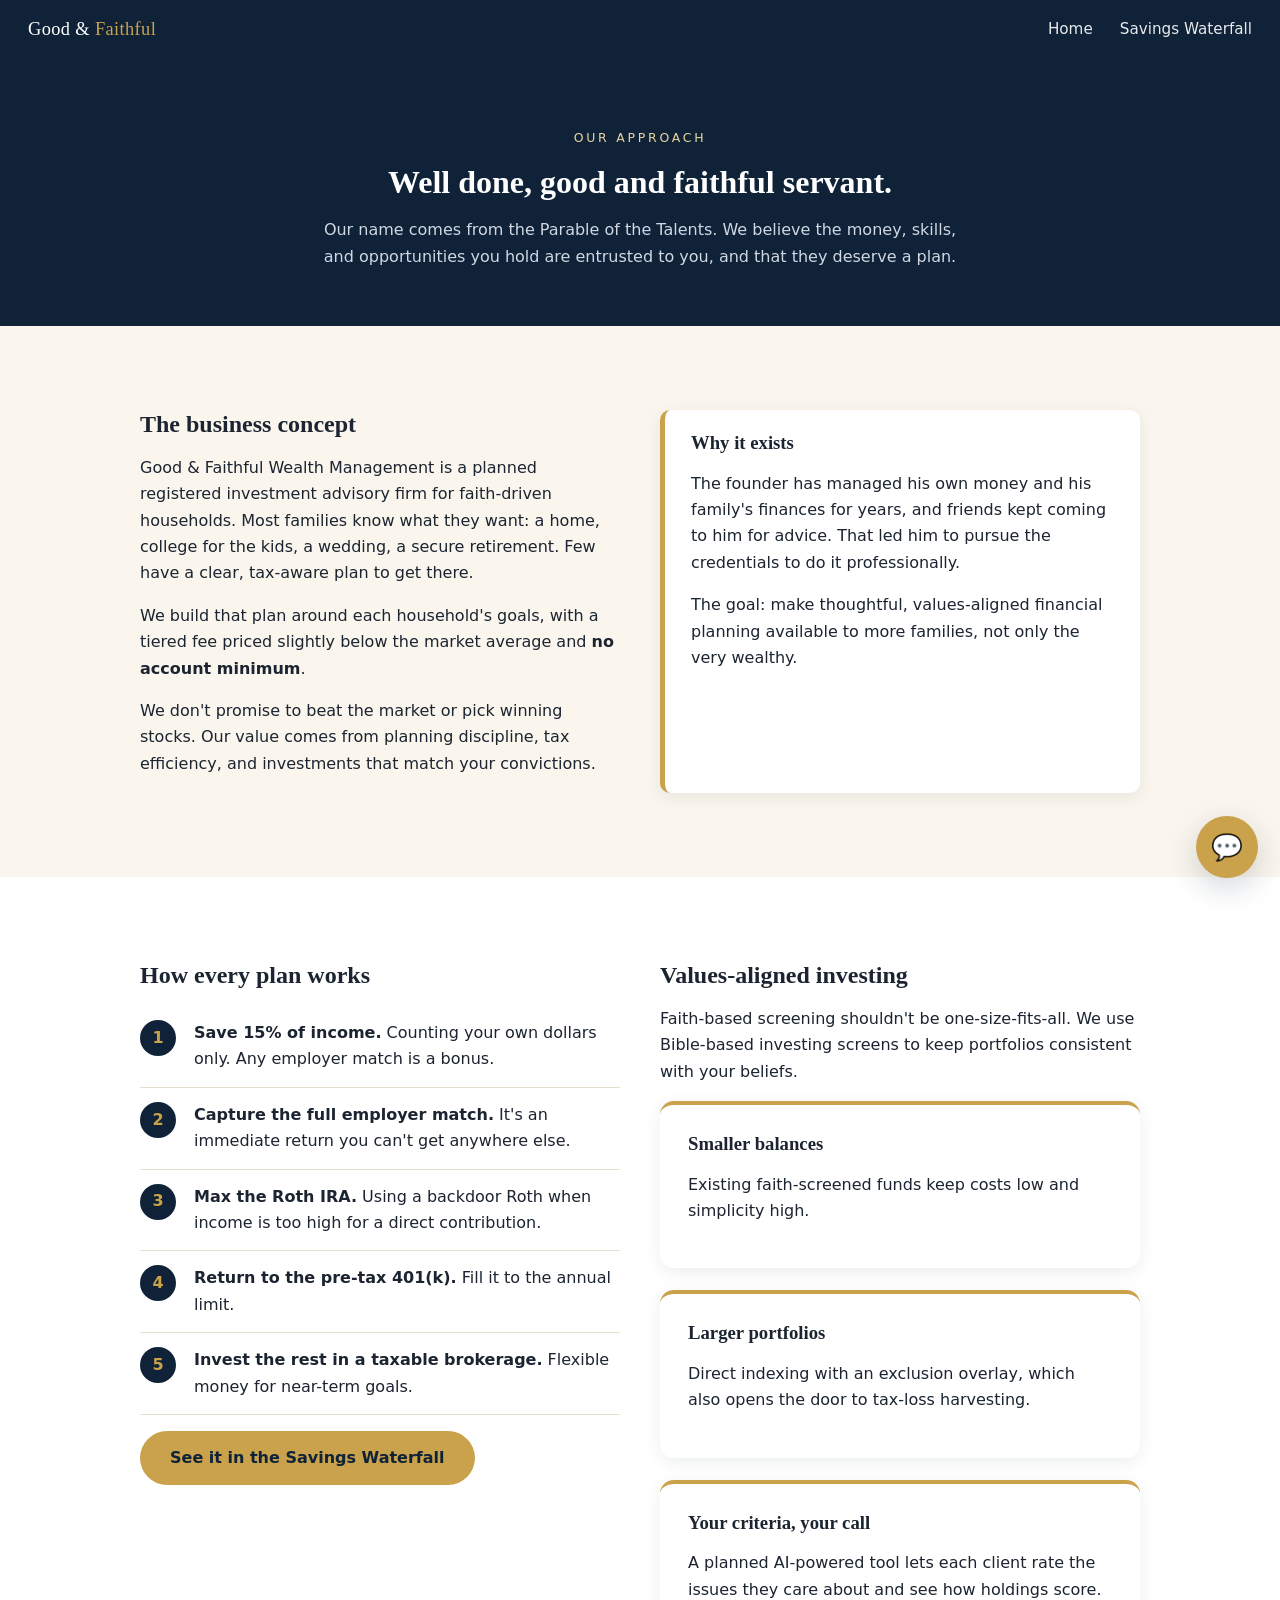
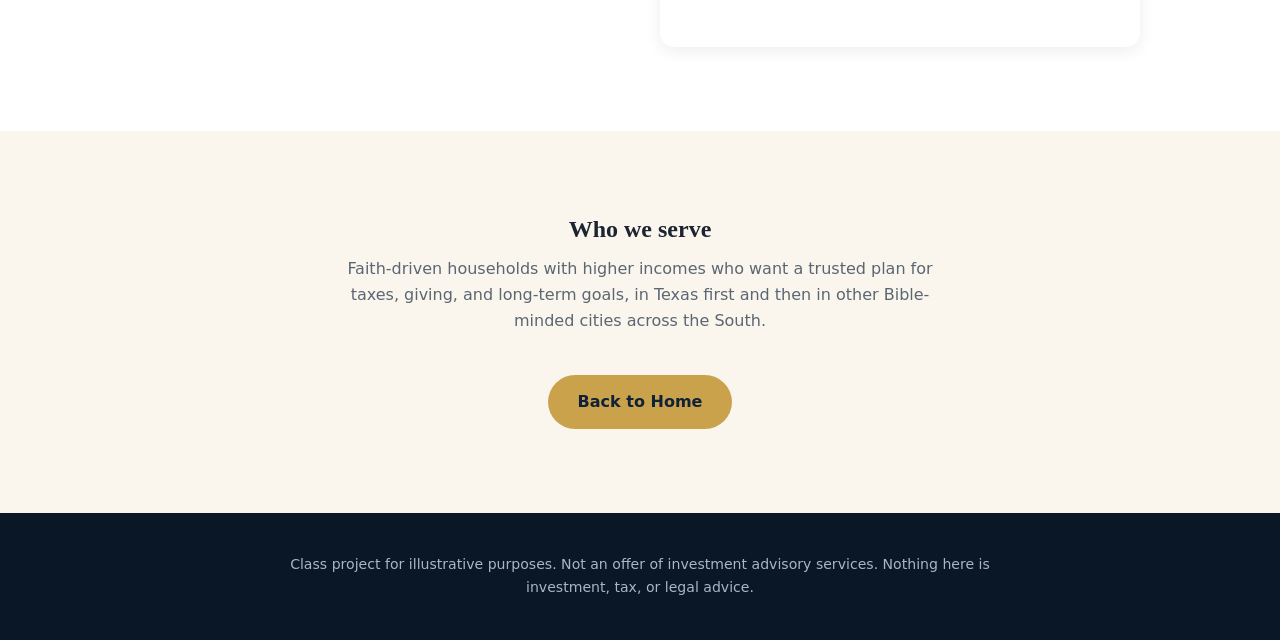
<file: about.html>
<!DOCTYPE html>
<html lang="en">
<head>
  <meta charset="UTF-8">
  <meta name="viewport" content="width=device-width, initial-scale=1">
  <title>Our Approach | Good &amp; Faithful Wealth Management</title>
  <link rel="stylesheet" href="style.css">
</head>
<body>

  <nav class="nav solid">
    <a class="brand" href="index.html">Good &amp; <span>Faithful</span></a>
    <div>
      <a class="link" href="index.html">Home</a>
      <a class="link" href="index.html#waterfall">Savings Waterfall</a>
    </div>
  </nav>

  <div class="page-hero">
    <div class="eyebrow">Our approach</div>
    <h1>Well done, good and faithful servant.</h1>
    <p>Our name comes from the Parable of the Talents. We believe the money, skills, and opportunities you hold are entrusted to you, and that they deserve a plan.</p>
  </div>

  <section>
    <div class="wrap two-col">
      <div>
        <h2>The business concept</h2>
        <p>Good &amp; Faithful Wealth Management is a planned registered investment advisory firm for faith-driven households. Most families know what they want: a home, college for the kids, a wedding, a secure retirement. Few have a clear, tax-aware plan to get there.</p>
        <p>We build that plan around each household's goals, with a tiered fee priced slightly below the market average and <strong>no account minimum</strong>.</p>
        <p>We don't promise to beat the market or pick winning stocks. Our value comes from planning discipline, tax efficiency, and investments that match your convictions.</p>
      </div>
      <div class="callout">
        <h3>Why it exists</h3>
        <p>The founder has managed his own money and his family's finances for years, and friends kept coming to him for advice. That led him to pursue the credentials to do it professionally.</p>
        <p style="margin-bottom:0">The goal: make thoughtful, values-aligned financial planning available to more families, not only the very wealthy.</p>
      </div>
    </div>
  </section>

  <section style="background:#fff">
    <div class="wrap two-col">
      <div>
        <h2>How every plan works</h2>
        <ol class="steps">
          <li><strong>Save 15% of income.</strong> Counting your own dollars only. Any employer match is a bonus.</li>
          <li><strong>Capture the full employer match.</strong> It's an immediate return you can't get anywhere else.</li>
          <li><strong>Max the Roth IRA.</strong> Using a backdoor Roth when income is too high for a direct contribution.</li>
          <li><strong>Return to the pre-tax 401(k).</strong> Fill it to the annual limit.</li>
          <li><strong>Invest the rest in a taxable brokerage.</strong> Flexible money for near-term goals.</li>
        </ol>
        <p><a class="btn" href="index.html#waterfall">See it in the Savings Waterfall</a></p>
      </div>
      <div>
        <h2>Values-aligned investing</h2>
        <p>Faith-based screening shouldn't be one-size-fits-all. We use Bible-based investing screens to keep portfolios consistent with your beliefs.</p>
        <div class="cards" style="grid-template-columns:1fr">
          <div class="card"><h3>Smaller balances</h3><p>Existing faith-screened funds keep costs low and simplicity high.</p></div>
          <div class="card"><h3>Larger portfolios</h3><p>Direct indexing with an exclusion overlay, which also opens the door to tax-loss harvesting.</p></div>
          <div class="card"><h3>Your criteria, your call</h3><p>A planned AI-powered tool lets each client rate the issues they care about and see how holdings score.</p></div>
        </div>
      </div>
    </div>
  </section>

  <section>
    <div class="wrap">
      <div class="section-title">
        <h2>Who we serve</h2>
        <p>Faith-driven households with higher incomes who want a trusted plan for taxes, giving, and long-term goals, in Texas first and then in other Bible-minded cities across the South.</p>
      </div>
      <div style="text-align:center">
        <a class="btn" href="index.html">Back to Home</a>
      </div>
    </div>
  </section>

  <footer>
    <div class="disc">
      Class project for illustrative purposes. Not an offer of investment advisory services. Nothing here is investment, tax, or legal advice.
    </div>
  </footer>

  <script src="chatbot.js"></script>
</body>
</html>
</file>
<file: style.css>
:root {
  --navy: #0f2238;
  --navy-2: #172f4a;
  --gold: #c9a24b;
  --gold-soft: #e8d4a0;
  --cream: #faf6ee;
  --ink: #1b2430;
  --muted: #5b6672;
  --radius: 14px;
  --shadow: 0 10px 30px rgba(15, 34, 56, 0.18);
}

* { box-sizing: border-box; }
html { scroll-behavior: smooth; }
body {
  margin: 0;
  font-family: "Inter", system-ui, -apple-system, "Segoe UI", Roboto, sans-serif;
  color: var(--ink);
  background: var(--cream);
  line-height: 1.65;
}
h1, h2, h3 { font-family: Georgia, "Times New Roman", serif; line-height: 1.2; margin: 0 0 .5em; }
a { color: inherit; }

/* NAV */
.nav {
  position: fixed; top: 0; left: 0; right: 0; z-index: 20;
  display: flex; justify-content: space-between; align-items: center;
  padding: 14px 28px;
  background: linear-gradient(to bottom, rgba(15,34,56,.85), rgba(15,34,56,0));
  color: #fff;
}
.nav.solid { background: var(--navy); position: sticky; }
.brand { font-family: Georgia, serif; font-size: 1.15rem; text-decoration: none; letter-spacing: .02em; }
.brand span { color: var(--gold); }
.nav a.link { text-decoration: none; margin-left: 22px; font-size: .95rem; opacity: .9; }
.nav a.link:hover { opacity: 1; color: var(--gold-soft); }

/* HERO + VIDEO */
.hero {
  position: relative; min-height: 100vh;
  display: flex; align-items: center; justify-content: center; text-align: center;
  color: #fff; overflow: hidden;
  background: radial-gradient(circle at 30% 20%, var(--navy-2), var(--navy) 70%);
}
.hero video {
  position: absolute; inset: 0; width: 100%; height: 100%;
  object-fit: cover; z-index: 0;
}
.hero::after {            /* readability overlay */
  content: ""; position: absolute; inset: 0; z-index: 1;
  background: linear-gradient(180deg, rgba(15,34,56,.55), rgba(15,34,56,.7));
}
.hero-inner { position: relative; z-index: 2; max-width: 760px; padding: 0 24px; }
.eyebrow { text-transform: uppercase; letter-spacing: .22em; font-size: .78rem; color: var(--gold-soft); margin-bottom: 14px; }
.hero h1 { font-size: clamp(2.2rem, 6vw, 4rem); }
.hero p.sub { font-size: 1.15rem; opacity: .92; margin: 0 auto 28px; max-width: 600px; }

.btn {
  display: inline-block; padding: 14px 30px; border-radius: 999px;
  background: var(--gold); color: var(--navy); font-weight: 600; text-decoration: none;
  border: 0; cursor: pointer; font-size: 1rem;
  transition: transform .15s ease, box-shadow .15s ease, background .15s;
}
.btn:hover { transform: translateY(-2px); box-shadow: var(--shadow); background: #d6b15c; }
.btn.ghost { background: transparent; color: #fff; border: 1.5px solid rgba(255,255,255,.7); margin-left: 12px; }
.btn.ghost:hover { background: rgba(255,255,255,.12); }

/* SECTIONS */
section { padding: 84px 24px; }
.wrap { max-width: 1000px; margin: 0 auto; }
.section-title { text-align: center; margin-bottom: 40px; }
.section-title p { color: var(--muted); max-width: 620px; margin: 0 auto; }

.cards { display: grid; grid-template-columns: repeat(auto-fit, minmax(240px, 1fr)); gap: 22px; }
.card {
  background: #fff; border-radius: var(--radius); padding: 28px;
  box-shadow: 0 4px 16px rgba(15,34,56,.08); border-top: 4px solid var(--gold);
}
.card .num { font-family: Georgia, serif; font-size: 2rem; color: var(--gold); }

/* CALCULATOR (X-factor) */
.calc { background: var(--navy); color: #fff; }
.calc .section-title p { color: #cfd8e3; }
.calc-grid { display: grid; grid-template-columns: 1fr 1.3fr; gap: 36px; align-items: start; }
@media (max-width: 820px) { .calc-grid { grid-template-columns: 1fr; } }
.field { margin-bottom: 22px; }
.field label { display: flex; justify-content: space-between; font-size: .92rem; color: var(--gold-soft); margin-bottom: 6px; }
.field input[type=number] {
  width: 100%; padding: 12px 14px; border-radius: 10px; border: 1px solid #38506b;
  background: var(--navy-2); color: #fff; font-size: 1.05rem;
}
.field input[type=range] { width: 100%; accent-color: var(--gold); }
.bar { display: flex; height: 54px; border-radius: 12px; overflow: hidden; background: #22405f; margin: 10px 0 22px; }
.seg { height: 100%; width: 0; transition: width .7s cubic-bezier(.2,.8,.2,1); }
.s1 { background: #c9a24b; } .s2 { background: #6fb3a0; } .s3 { background: #7a9cd1; } .s4 { background: #b58ad1; }
.legend { list-style: none; padding: 0; margin: 0; }
.legend li { display: flex; align-items: center; gap: 12px; padding: 12px 0; border-bottom: 1px solid #2a4560; }
.dot { width: 14px; height: 14px; border-radius: 50%; flex: none; }
.legend .lbl { flex: 1; }
.legend .lbl small { display: block; color: #9fb0c3; }
.legend .amt { font-weight: 600; font-variant-numeric: tabular-nums; }
.total { margin-top: 14px; font-size: 1.05rem; }
.fine { font-size: .8rem; color: #9fb0c3; margin-top: 14px; }

/* PAGE 2 */
.page-hero { background: var(--navy); color: #fff; padding: 70px 24px 56px; text-align: center; }
.page-hero p { color: #cfd8e3; max-width: 640px; margin: 0 auto; }
.two-col { display: grid; grid-template-columns: 1fr 1fr; gap: 40px; }
@media (max-width: 760px) { .two-col { grid-template-columns: 1fr; } }
.callout { background: #fff; border-left: 5px solid var(--gold); padding: 22px 26px; border-radius: 10px; box-shadow: 0 4px 16px rgba(15,34,56,.08); }
.steps { counter-reset: s; list-style: none; padding: 0; }
.steps li { counter-increment: s; padding: 14px 0 14px 54px; position: relative; border-bottom: 1px solid #e6dfcf; }
.steps li::before {
  content: counter(s); position: absolute; left: 0; top: 14px; width: 36px; height: 36px; border-radius: 50%;
  background: var(--navy); color: var(--gold); display: grid; place-items: center; font-weight: 700;
}

footer { background: #0a1726; color: #aab6c4; padding: 40px 24px; font-size: .88rem; }
footer .xfactor { max-width: 760px; margin: 0 auto 22px; padding: 18px 22px; border: 1px solid #2a4560; border-radius: 12px; color: #d6dee8; }
footer .xfactor strong { color: var(--gold); }
footer .disc { max-width: 760px; margin: 0 auto; text-align: center; }

/* CHATBOT */
#chat-launch {
  position: fixed; right: 22px; bottom: 22px; z-index: 50;
  width: 62px; height: 62px; border-radius: 50%; border: 0; cursor: pointer;
  background: var(--gold); color: var(--navy); font-size: 1.6rem; box-shadow: var(--shadow);
  transition: transform .15s;
}
#chat-launch:hover { transform: scale(1.07); }
#chat-panel {
  position: fixed; right: 22px; bottom: 98px; z-index: 50;
  width: min(370px, calc(100vw - 32px)); height: 500px; max-height: calc(100vh - 130px);
  background: #fff; border-radius: 18px; box-shadow: 0 18px 50px rgba(0,0,0,.3);
  display: none; flex-direction: column; overflow: hidden;
}
#chat-panel.open { display: flex; }
.chat-head { background: var(--navy); color: #fff; padding: 14px 18px; display: flex; justify-content: space-between; align-items: center; }
.chat-head small { display: block; color: var(--gold-soft); font-size: .75rem; }
.chat-head button { background: none; border: 0; color: #fff; font-size: 1.3rem; cursor: pointer; }
.chat-log { flex: 1; overflow-y: auto; padding: 16px; background: #f6f2e8; }
.msg { max-width: 84%; padding: 10px 14px; border-radius: 14px; margin-bottom: 10px; font-size: .93rem; line-height: 1.5; white-space: pre-wrap; }
.msg.bot { background: #fff; border-bottom-left-radius: 4px; box-shadow: 0 1px 4px rgba(0,0,0,.08); }
.msg.user { background: var(--navy); color: #fff; margin-left: auto; border-bottom-right-radius: 4px; }
.chips { display: flex; flex-wrap: wrap; gap: 6px; margin: 4px 0 8px; }
.chip { background: #fff; border: 1px solid var(--gold); color: var(--navy); padding: 6px 12px; border-radius: 999px; font-size: .8rem; cursor: pointer; }
.chip:hover { background: var(--gold-soft); }
.chat-form { display: flex; border-top: 1px solid #e3dcc9; }
.chat-form input { flex: 1; padding: 14px; border: 0; font-size: .95rem; outline: none; }
.chat-form button { background: var(--gold); border: 0; padding: 0 20px; font-weight: 600; cursor: pointer; color: var(--navy); }
</file>
